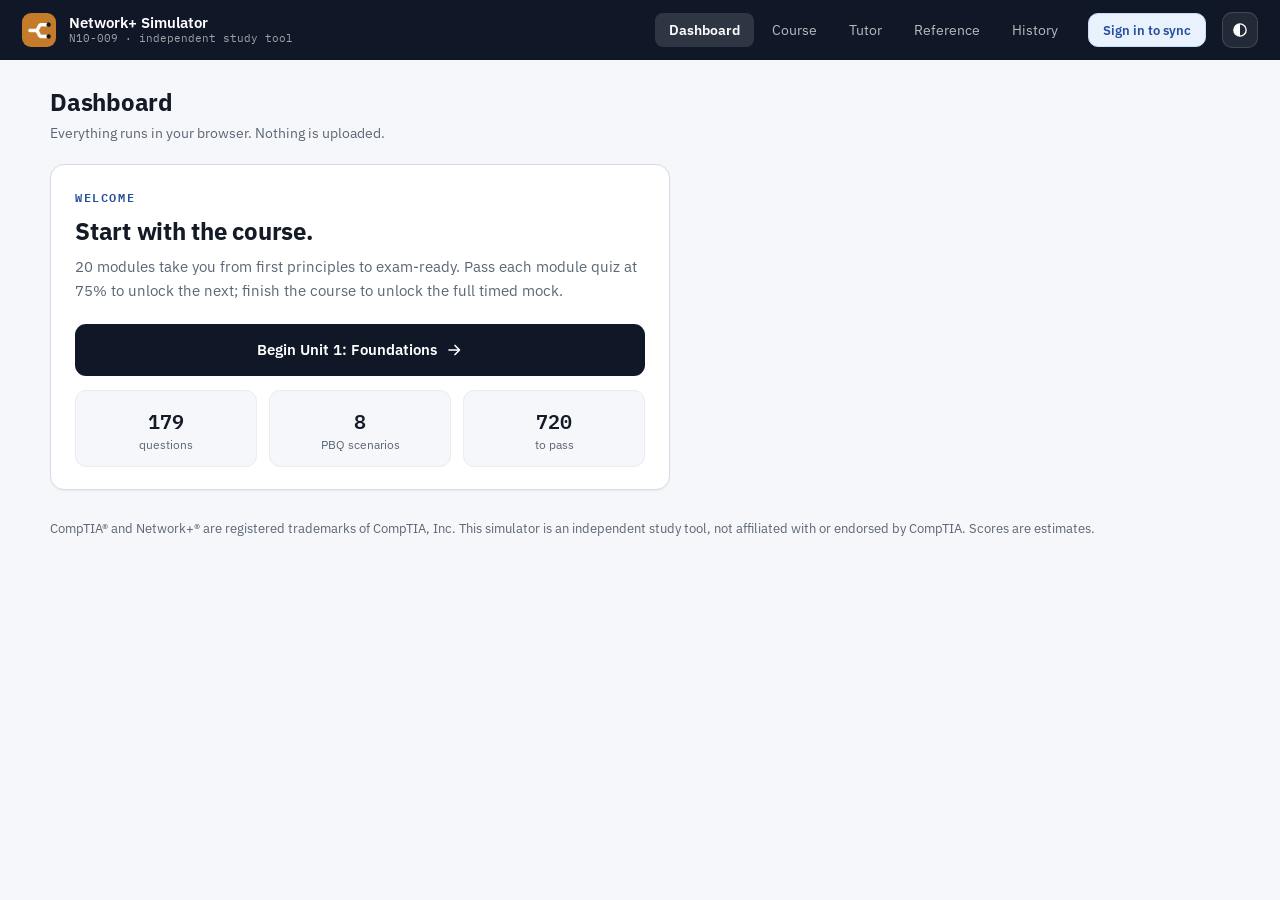
<file: index.html>
<!DOCTYPE html>
<html lang="en">
<head>
<meta charset="UTF-8">
<meta name="viewport" content="width=device-width, initial-scale=1, viewport-fit=cover">
<title>Network+ Exam Simulator</title>
<link rel="manifest" href="manifest.webmanifest">
<link rel="apple-touch-icon" href="icons/apple-touch-icon.png">
<meta name="apple-mobile-web-app-capable" content="yes">
<meta name="apple-mobile-web-app-title" content="Network+">
<meta name="apple-mobile-web-app-status-bar-style" content="black-translucent">
<meta name="theme-color" content="#101827">
<script src="js/theme.js"></script>
<link rel="stylesheet" href="css/style.css">
</head>
<body>
<div id="app"></div>

<!-- Question bank -->
<script src="data/d1-concepts.js"></script>
<script src="data/d2-implementation.js"></script>
<script src="data/d3-operations.js"></script>
<script src="data/d4-security.js"></script>
<script src="data/d5-troubleshooting.js"></script>
<script src="data/pbqs.js"></script>

<!-- Study course -->
<script src="data/course-u1.js"></script>
<script src="data/course-u2.js"></script>
<script src="data/course-u3.js"></script>
<script src="data/course-u4.js"></script>
<script src="data/course-u5.js"></script>

<!-- App -->
<script src="js/scoring.js"></script>
<script src="js/pbq.js"></script>
<script src="js/exam.js"></script>
<script src="js/results.js"></script>
<script src="js/tutor.js"></script>
<script src="js/course.js"></script>
<script src="js/sync.js"></script>
<script src="js/app.js"></script>
<script src="js/pwa.js"></script>
</body>
</html>
</file>
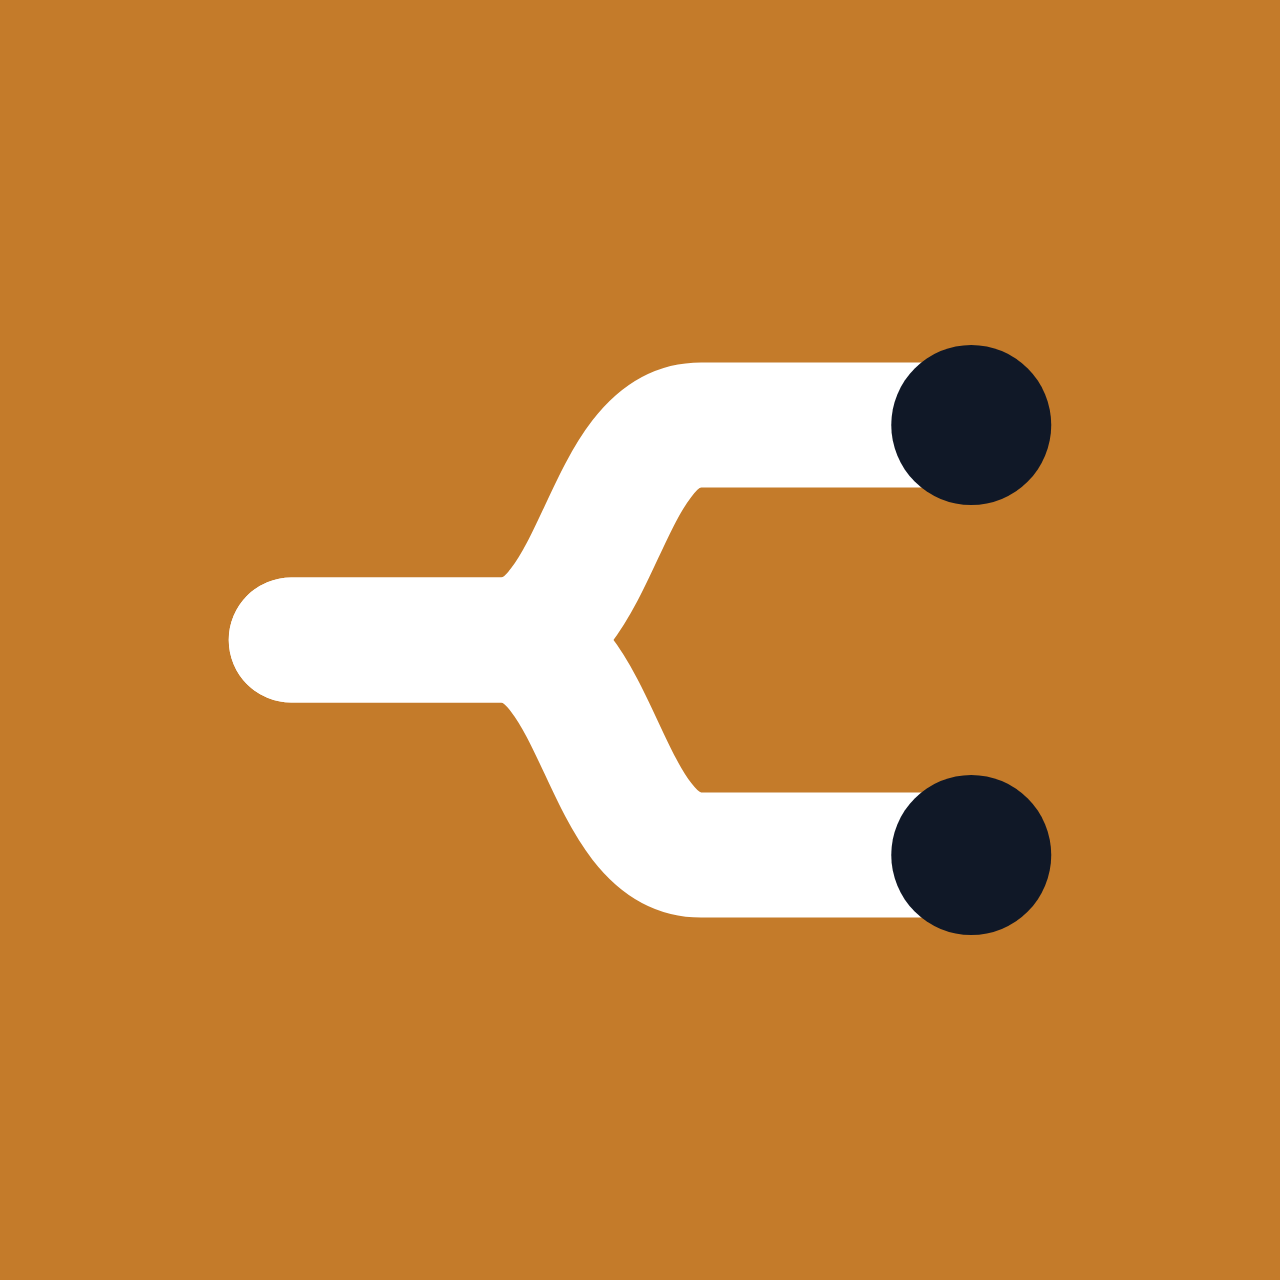
<file: tools/icon.html>
<!doctype html>
<meta charset="utf-8">
<title>Network+ icon source</title>
<style>
  html, body { margin: 0; padding: 0; background: #c47b2a; }
  svg { display: block; width: 100vw; height: 100vw; }
</style>
<!--
  Network+ brand mark: one run fanning out to two, ending at two nodes —
  routing, rather than a generic dot-mesh or a menu stack.

  Single source of truth for both the home-screen icon and the in-app header
  logo (js/app.js renders icons/icon-192.png rather than repeating this).

  The translate(4.5 0) centres the mark's MEASURED ink box (l=87 t=138 r=416
  b=374) on the tile. Vertically it already sits true.
-->
<svg viewBox="0 0 512 512" xmlns="http://www.w3.org/2000/svg">
  <rect width="512" height="512" fill="#c47b2a"/>
  <g transform="translate(4.5 0)">
    <g fill="none" stroke="#ffffff" stroke-width="50" stroke-linecap="round">
      <path d="M112 256h84c40 0 40-86 80-86h108"/>
      <path d="M112 256h84c40 0 40 86 80 86h108"/>
    </g>
    <g fill="#101827">
      <circle cx="384" cy="170" r="32"/>
      <circle cx="384" cy="342" r="32"/>
    </g>
  </g>
</svg>
</file>
<file: css/style.css>
/* Network+ Exam Simulator - design system
   Two modes, two temperatures: study is warm and motivating, exam is quiet and
   strict. Values match the high-fidelity design source screen for screen.
   Fonts are bundled locally (fonts/), no CDN, no network at runtime. */

/* ================= fonts ================= */

@font-face { font-family: "IBM Plex Sans"; font-style: normal; font-weight: 400;
  src: url("../fonts/ibm-plex-sans-400.woff2") format("woff2"); font-display: swap; }
@font-face { font-family: "IBM Plex Sans"; font-style: normal; font-weight: 500;
  src: url("../fonts/ibm-plex-sans-500.woff2") format("woff2"); font-display: swap; }
@font-face { font-family: "IBM Plex Sans"; font-style: normal; font-weight: 600;
  src: url("../fonts/ibm-plex-sans-600.woff2") format("woff2"); font-display: swap; }
@font-face { font-family: "IBM Plex Sans"; font-style: normal; font-weight: 700;
  src: url("../fonts/ibm-plex-sans-700.woff2") format("woff2"); font-display: swap; }
@font-face { font-family: "IBM Plex Mono"; font-style: normal; font-weight: 400;
  src: url("../fonts/ibm-plex-mono-400.woff2") format("woff2"); font-display: swap; }
@font-face { font-family: "IBM Plex Mono"; font-style: normal; font-weight: 500;
  src: url("../fonts/ibm-plex-mono-500.woff2") format("woff2"); font-display: swap; }
@font-face { font-family: "IBM Plex Mono"; font-style: normal; font-weight: 600;
  src: url("../fonts/ibm-plex-mono-600.woff2") format("woff2"); font-display: swap; }

/* ================= tokens ================= */

:root {
  --paper: #ffffff;
  --sub: #f5f7fa;
  --sub2: #eef1f6;
  --faint: #e9ecf1;
  --line: #d7dde4;
  --page: #dde2e9;

  --ink: #141a26;
  --muted: #5c6674;

  --headink: #101827;
  --headink2: #1b2740;
  --exam-head: #0d1420;

  --accent: #2f63c6;
  --accent2: #244f9e;
  --accentsoft: #e9f1fc;
  --accent-border: #c6dbf6;

  --good: #177a44;  --goodsoft: #e6f4ec;  --good-border: #b6ddc4;
  --good-tint: #f4faf6; --good-chip: #cfe8d8; --good-row: #d6ebdd;
  --bad: #b32d2d;   --badsoft: #fbeaea;   --bad-border: #e2b4b4;
  --amber: #b0710a; --ambersoft: #fbf1dd; --amber-border: #ecd3a2;
  --amber-soft-border: #f0d9b3;
  --teal: #127a86;

  /* dark-mode-forward semantic tokens. In light mode every value is identical to
     the literal it replaces, so this block is a pixel-level no-op; Task 6 retunes
     these under [data-theme="dark"]. */
  --on-dark: #ffffff;
  --on-dark-70: rgba(255,255,255,.7);
  --on-dark-60: rgba(255,255,255,.6);
  --on-dark-50: rgba(255,255,255,.5);
  --on-dark-45: rgba(255,255,255,.45);
  --overlay-08: rgba(255,255,255,.08);
  --overlay-13: rgba(255,255,255,.13);
  --overlay-14: rgba(255,255,255,.14);
  --overlay-18: rgba(255,255,255,.18);
  --accent-lite: #3f7be0;
  --accent-glow: rgba(63,123,224,.35);
  --sel-shadow: rgba(47,99,198,.3);
  --next-shadow: rgba(47,99,198,.28);
  --headink-hover: #1c2740;
  --exam-head-hover: #18202f;
  --hover-soft: #f2f6fb;
  --accentsoft-hover: #ddebfb;
  --bad-hover: #9d2626;
  --good-hover: #14663a;
  --white-hover: #eef2f8;
  --figure-ink: #101827;
  --pill-ink: #3d4756;
  --hero-eyebrow: #9db6e6;
  --hero-sub: #b9c4da;
  --hero-meta: #c3cee2;
  --amber-ink: #6b5417;
  --good-ink: #2c5a3f;
  --good-border2: #bfe3cd;
  --track-amber: #f0e0c2;
  --good-alt: #5b9a72;
  --good-tint-hover: #ecf6f0;
  --good-grad: #1f9455;
  --bad-grad: #c93b3b;
  --lesson-ink: #2a3140;
  --marker-border: #aab3bf;
  --marker-border-dim: #cbd2da;
  --field-bg: #ffffff;
  --field-border: #9aa5b2;
  --terminal-ink: #d7e2ea;
  --terminal-hl: #f0b866;
  --terminal-err: #e8918f;
  --timer-low: #ff9a9a;
  --timer-low-lbl: #ffb3b3;
  --hairline-track: #e3e7ec;
  --line-hover: #b9c3ce;
  --tool-line-hover: #c3ccd6;
  --veil: rgba(8,12,20,.62);

  /* JS-drawn SVG inks. Results trend chart + the PBQ topology diagram, both
     rendered on --paper cards. Light values are the exact former hardcoded
     literals, so light mode is a pixel-level no-op; retuned under
     [data-theme="dark"] below. Trend series/dots reuse --accent/--good/--bad. */
  --chart-trend-grid:    #e3e7ec;   /* results trend gridlines */
  --diagram-node:        #ffffff;   /* topology plain-box fill (was #fff) */
  --diagram-node-alt:    #eef1f5;   /* topology device-box fill A/B/C */
  --diagram-stroke:      #333333;   /* topology outlines + connector lines (was #333) */
  --diagram-label:       #16181c;   /* topology primary labels */
  --diagram-label-muted: #5b6572;   /* topology muted labels */

  --r-frame: 16px; --r-card: 14px; --r-ctl: 10px; --r-input: 8px; --r-pill: 999px;

  --shadow-card: 0 1px 2px rgba(16, 24, 40, .05);
  --shadow-frame: 0 1px 2px rgba(16, 24, 40, .05), 0 18px 40px -20px rgba(16, 24, 40, .22);
  --shadow-modal: 0 24px 60px rgba(0, 0, 0, .4);

  --focus-ring: 0 0 0 3px rgba(47, 99, 198, .45);

  --mo-micro: 130ms;
  --mo-state: 220ms;
  --mo-screen: 300ms;
  --ease-out: cubic-bezier(.2, .7, .3, 1);
  --ease-in: cubic-bezier(.5, 0, .8, .4);

  --font-sans: "IBM Plex Sans", system-ui, -apple-system, "Segoe UI", Roboto, sans-serif;
  --font-mono: "IBM Plex Mono", ui-monospace, Consolas, "Courier New", monospace;
}

/* ================= base ================= */

* { box-sizing: border-box; }

html, body {
  margin: 0; padding: 0; height: 100%;
  font-family: var(--font-sans);
  font-size: 16px;
  color: var(--ink);
  background: var(--sub);
  -webkit-font-smoothing: antialiased;
}

#app {
  height: 100%; display: flex; flex-direction: column;
  /* Standalone on iOS the navy header runs under the status bar. Because
     box-sizing is border-box and height is 100%, this padding is drawn inside
     the height, so the column shrinks by exactly the inset and --headink shows
     through the strip. env() is 0px off-iOS, making this a no-op in a tab. */
  padding-top: env(safe-area-inset-top);
  background: var(--headink);
}
/* .tophead and .crumb are --headink, but .examhead is --exam-head: a
   deliberately elevated tier, and a different value in BOTH themes. Without
   this the strip would seam against the exam toolbar mid-test — on device, in
   the app's primary use case. Browsers without :has() simply get that seam. */
#app:has(> .examhead) { background: var(--exam-head); }

button { font-family: inherit; cursor: pointer; }
input, select, textarea { font-family: inherit; }

:focus-visible { outline: none; box-shadow: var(--focus-ring); border-radius: 6px; }
button:disabled { opacity: .5; cursor: not-allowed; }

.icon { flex: 0 0 auto; }
.mono { font-family: var(--font-mono); }
.hidden { display: none !important; }

/* ================= study chrome ================= */

.tophead {
  display: flex; align-items: center; justify-content: space-between;
  gap: 16px; padding: 0 22px; height: 60px; flex: 0 0 auto;
  background: var(--headink); color: var(--on-dark);
}
.tophead .brandwrap { display: flex; align-items: center; gap: 13px; min-width: 0; }
/* The mark supplies its own field and rounding, so the box is just a clip. */
.tophead .logo {
  width: 34px; height: 34px; flex: 0 0 auto; border-radius: 9px;
  overflow: hidden; display: block;
}
.tophead .logo img { display: block; width: 100%; height: 100%; }
.tophead .names { line-height: 1.15; min-width: 0; }
.tophead .pname { font-size: 14.5px; font-weight: 600; white-space: nowrap; }
.tophead .psub {
  font-family: var(--font-mono); font-size: 11px;
  opacity: .6; white-space: nowrap;
}
.topnav { display: flex; align-items: center; gap: 4px; flex-wrap: wrap; }
.topnav button {
  background: none; border: none; color: var(--on-dark-70);
  font-size: 13.5px; padding: 8px 14px; border-radius: 8px;
  transition: background var(--mo-micro) var(--ease-out), color var(--mo-micro) var(--ease-out);
}
.topnav button:hover { color: var(--on-dark); background: var(--overlay-08); }
.topnav button.on { background: var(--overlay-13); color: var(--on-dark); font-weight: 600; }

/* ---- sync ---- */
.topright { display: flex; align-items: center; gap: 16px; min-width: 0; }
.syncwrap { display: flex; align-items: center; gap: 10px; }
.syncwrap .syncbtn { min-height: 34px; padding: 7px 14px; font-size: 13px; }
.syncwrap .syncnote {
  font-family: var(--font-mono); font-size: 11px; color: var(--amber);
  white-space: nowrap;
}
.syncpill {
  display: inline-flex; align-items: center; gap: 8px;
  background: var(--overlay-08); border: 1px solid var(--overlay-14);
  color: var(--on-dark); border-radius: var(--r-pill); padding: 6px 13px 6px 11px;
  font-size: 13px; font-weight: 600; max-width: 190px;
  transition: background var(--mo-micro) var(--ease-out);
}
.syncpill:hover { background: var(--overlay-14); }
.syncpill .u { overflow: hidden; text-overflow: ellipsis; white-space: nowrap; }
.syncpill .dot { width: 8px; height: 8px; border-radius: 50%; flex: 0 0 auto; background: var(--muted); }
.syncpill .dot.idle { background: var(--good); }
.syncpill .dot.offline { background: var(--muted); }
.syncpill .dot.error { background: var(--bad); }
.syncpill .dot.syncing { background: var(--amber); animation: syncpulse 1s var(--ease-out) infinite; }
@keyframes syncpulse { 50% { opacity: .3; } }
.themebtn {
  flex: 0 0 auto;
  display: inline-flex; align-items: center; justify-content: center;
  width: 36px; height: 36px; padding: 0;
  background: var(--overlay-08); border: 1px solid var(--overlay-14);
  color: var(--on-dark); border-radius: var(--r-ctl);
  font-size: 16px; line-height: 1;
  transition: background var(--mo-micro) var(--ease-out);
}
.themebtn:hover { background: var(--overlay-14); }
.themebtn svg { display: block; }

/* auth modal (Task 6) */
.authtabs { display: flex; gap: 6px; margin-bottom: 16px; }
.authtabs button {
  flex: 1; padding: 9px; border-radius: var(--r-input); border: 1px solid var(--line);
  background: var(--sub); color: var(--muted); font-size: 13.5px; font-weight: 600;
}
.authtabs button.on { background: var(--accentsoft); border-color: var(--accent-border); color: var(--accent2); }
.authfield { margin-bottom: 12px; }
.authfield label { display: block; font-size: 12.5px; font-weight: 600; color: var(--ink); margin-bottom: 5px; }
.authfield input {
  width: 100%; padding: 10px 12px; border: 1px solid var(--line);
  border-radius: var(--r-input); font-size: 14px; background: var(--paper); color: var(--ink);
}
/* segmented six-cell PIN entry: cells are visual only; one opacity:0 input
   sits over the whole row as the source of truth + full-width hit target */
.pinfield .pin-wrap { position: relative; display: inline-block; }
.pin-cells { display: flex; gap: 8px; }
.pin-cell {
  width: 42px; height: 42px;
  display: flex; align-items: center; justify-content: center;
  border: 1px solid var(--line); background: var(--paper);
  border-radius: var(--r-input);
  font-family: var(--font-mono); font-size: 20px; line-height: 1; color: var(--ink);
  transition: border-color var(--mo-micro) var(--ease-out), box-shadow var(--mo-micro) var(--ease-out),
    background-color var(--mo-micro) var(--ease-out);
}
/* masked cell: larger, soft-gray dot (bank PIN-pad look). The briefly-revealed
   real digit keeps the base --ink color + 20px size for contrast. */
.pin-cell.masked { color: var(--muted); font-size: 30px; }
.pin-cell.active { border-color: var(--accent); background: var(--accentsoft); box-shadow: var(--focus-ring); }
.pin-wrap input.pin-input {
  position: absolute; inset: 0; width: 100%; height: 100%;
  margin: 0; padding: 0; border: 0; background: transparent;
  opacity: 0; caret-color: transparent; cursor: text; font-size: 16px; /* 16px avoids iOS focus zoom */
}
.autherr { color: var(--bad); font-size: 12.5px; margin: 4px 0 0; min-height: 1em; }
.authlink { margin-top: 4px; }
.ts-container { margin: 10px 0; min-height: 0; }
.recovery-code {
  font-family: var(--font-mono); font-size: 22px; font-weight: 600; letter-spacing: .12em;
  text-align: center; padding: 16px; margin: 14px 0;
  background: var(--sub); border: 1px solid var(--line); border-radius: var(--r-input);
  word-break: break-all;
}
.recovery-warn { color: var(--amber); font-size: 13px; }
.syncmeta { color: var(--muted); font-size: 13px; }

/* breadcrumb bar */
.crumb {
  display: flex; align-items: center; gap: 11px;
  height: 56px; flex: 0 0 auto; padding: 0 22px;
  background: var(--headink); color: var(--on-dark); font-size: 13.5px;
}
.crumb button {
  display: inline-flex; align-items: center; gap: 8px;
  background: none; border: none; color: var(--on-dark-60);
  font-size: 13.5px; padding: 6px 6px; border-radius: 7px;
}
.crumb button:hover { color: var(--on-dark); background: var(--overlay-08); }
.crumb .sep { opacity: .4; }
.crumb .cur { font-weight: 600; }
.crumb .right {
  margin-left: auto; font-family: var(--font-mono);
  font-size: 12px; opacity: .75;
}

/* exam chrome: flat, quieter */
.examhead {
  display: flex; align-items: center; justify-content: space-between;
  gap: 16px; padding: 0 22px; height: 54px; flex: 0 0 auto;
  background: var(--exam-head); color: var(--on-dark);
}
.examhead .etitle { font-size: 13.5px; font-weight: 600; }
.examhead .enote {
  font-family: var(--font-mono); font-size: 10.5px;
  color: var(--on-dark-45);
}
.examhead .readouts { display: flex; align-items: center; gap: 26px; }
.examhead .ro { text-align: right; }
.examhead .ro .lbl {
  display: block; font-size: 10px; text-transform: uppercase;
  letter-spacing: .1em; color: var(--on-dark-50);
}
.examhead .ro .val {
  font-family: var(--font-mono); font-size: 18px; font-weight: 600;
  font-variant-numeric: tabular-nums;
}
.timer-low { color: var(--timer-low); font-weight: 700; animation: blink 1s steps(2) infinite; }
.timer-low-lbl { color: var(--timer-low-lbl) !important; }
@keyframes blink { 50% { opacity: .32; } }

/* 3px progress hairline */
.hairline { height: 3px; flex: 0 0 auto; background: var(--hairline-track); }
.hairline > i {
  display: block; height: 100%; background: var(--accent);
  transition: width var(--mo-state) var(--ease-out);
}

/* low-time live banner, sits under the hairline */
.lowtime {
  display: flex; align-items: center; gap: 10px; flex: 0 0 auto;
  background: var(--badsoft); border-bottom: 1px solid var(--bad-border);
  color: var(--bad); padding: 11px 22px;
  font-size: 13.5px; font-weight: 600;
}

/* ================= stage ================= */

.stage { flex: 1; overflow: auto; background: var(--sub); }
/* Bottom inset keeps scrolled content clear of the iPhone home indicator.
   The variant rules below redeclare the padding shorthand at higher
   specificity, so they must carry the env() term too or the inset silently
   vanishes on exactly the most scroll-heavy screens in the app. */
.stage-inner {
  max-width: 980px; margin: 0 auto;
  padding: 26px 30px calc(40px + env(safe-area-inset-bottom));
}
.stage-inner.wide { max-width: 1240px; }
.stage-inner.reader { max-width: 800px; padding: 34px 30px calc(40px + env(safe-area-inset-bottom)); }
.screen-in { animation: dashin var(--mo-screen) var(--ease-out) both; }
@keyframes dashin { from { opacity: 0; transform: translateY(8px); } }

.screen-title { font-size: 24px; font-weight: 700; letter-spacing: -.01em; margin: 0 0 4px; }
/* Headings receive focus on screen change for screen-reader users; that should
   move the cursor, not paint a focus ring. */
.screen-title:focus, .screen-title:focus-visible,
.lesson-h1:focus, .lesson-h1:focus-visible { outline: none; box-shadow: none; }
.screen-sub { color: var(--muted); font-size: 14px; line-height: 1.6; margin: 0 0 20px; }
.footnote { color: var(--muted); font-size: 12.5px; line-height: 1.6; margin-top: 28px; }
.eyebrow {
  font-family: var(--font-mono); font-size: 11.5px; font-weight: 600;
  text-transform: uppercase; letter-spacing: .14em; color: var(--accent2);
}

/* ================= buttons ================= */

.btn {
  display: inline-flex; align-items: center; justify-content: center; gap: 9px;
  min-height: 44px; padding: 13px 20px;
  border-radius: var(--r-ctl); border: 1px solid transparent;
  background: var(--headink); color: var(--on-dark);
  font-size: 14.5px; font-weight: 600; line-height: 1;
  transition: background var(--mo-micro) var(--ease-out),
              border-color var(--mo-micro) var(--ease-out);
}
.btn:hover:not(:disabled) { background: var(--headink-hover); }
.btn.exam { background: var(--exam-head); }
.btn.exam:hover:not(:disabled) { background: var(--exam-head-hover); }
.btn.secondary { background: var(--paper); border-color: var(--line); color: var(--ink); }
.btn.secondary:hover:not(:disabled) { background: var(--hover-soft); }
.btn.soft { background: var(--accentsoft); border-color: var(--accent-border); color: var(--accent2); }
.btn.soft:hover:not(:disabled) { background: var(--accentsoft-hover); }
.btn.accent { background: var(--accent); color: var(--on-dark); }
.btn.accent:hover:not(:disabled) { background: var(--accent2); }
.btn.danger { background: var(--bad); color: var(--on-dark); }
.btn.danger:hover:not(:disabled) { background: var(--bad-hover); }
.btn.danger-outline { background: var(--paper); border-color: var(--bad-border); color: var(--bad); }
.btn.danger-outline:hover:not(:disabled) { background: var(--badsoft); }
.btn.good { background: var(--good); color: var(--on-dark); }
.btn.good:hover:not(:disabled) { background: var(--good-hover); }
.btn.white { background: var(--on-dark); color: var(--headink); }
.btn.white:hover:not(:disabled) { background: var(--white-hover); }
.btn.wide { width: 100%; }
.btn.big { padding: 16px; border-radius: 11px; font-size: 15px; }
.btnrow { display: flex; gap: 12px; margin-top: 20px; flex-wrap: wrap; }

.linkish {
  background: none; border: none; color: var(--accent2);
  font-size: 13px; font-weight: 600; padding: 6px 8px; border-radius: 6px;
}
.linkish:hover { background: var(--accentsoft); }

/* ================= cards, pills, callouts ================= */

.card {
  background: var(--paper); border: 1px solid var(--line);
  border-radius: var(--r-card); box-shadow: var(--shadow-card);
  padding: 22px 24px; margin-bottom: 16px;
}
.card > h3 { margin: 0 0 14px; font-size: 16px; font-weight: 600; }
.card p, .card li { font-size: 14.5px; line-height: 1.6; }
.card > p:last-child { margin-bottom: 0; }
.cardhead {
  display: flex; align-items: center; justify-content: space-between;
  gap: 12px; margin-bottom: 16px;
}
.cardhead h3 { margin: 0; font-size: 16px; font-weight: 600; }
.cardhead .note { font-size: 13px; color: var(--accent2); font-weight: 600; }

.pill {
  display: inline-flex; align-items: center; gap: 5px;
  font-family: var(--font-mono); font-size: 11.5px;
  background: var(--sub2); border: 1px solid var(--faint);
  border-radius: 6px; padding: 3px 9px; color: var(--pill-ink);
  white-space: nowrap;
}
.pill.good { background: var(--goodsoft); border-color: var(--good-chip); color: var(--good); font-weight: 600; }
.pill.bad { background: var(--badsoft); border-color: var(--bad-border); color: var(--bad); font-weight: 600; }
.pill.amber { background: var(--ambersoft); border-color: var(--amber-soft-border); color: var(--amber); font-weight: 600; }
.pill.accent { background: var(--accentsoft); border-color: var(--accent-border); color: var(--accent2); font-weight: 600; }
.pillrow { display: flex; gap: 6px; flex-wrap: wrap; margin-bottom: 16px; }

.lockpill {
  display: inline-flex; align-items: center; gap: 7px;
  font-size: 12.5px; font-weight: 600; color: var(--muted);
  background: var(--sub2); border: 1px solid var(--line);
  padding: 5px 11px; border-radius: var(--r-pill);
}
.lockpill.good { background: var(--goodsoft); border-color: var(--good-chip); color: var(--good); }

.expl {
  background: var(--sub); border-left: 4px solid var(--accent);
  border-radius: 0 8px 8px 0; padding: 12px 16px; margin-top: 12px;
  font-size: 14.5px; line-height: 1.55;
}
.expl .tip { margin-top: 8px; color: var(--amber); }

/* ================= dashboard ================= */

.dash { display: grid; grid-template-columns: 1.9fr minmax(300px, 1fr); gap: 24px; align-items: start; }
.dash-main { display: flex; flex-direction: column; gap: 20px; min-width: 0; }
.dash-rail { display: flex; flex-direction: column; gap: 16px; }
@media (max-width: 900px) { .dash { grid-template-columns: 1fr; } }

.hero {
  position: relative; overflow: hidden;
  background: linear-gradient(135deg, var(--headink), var(--headink2));
  border-radius: var(--r-frame); padding: 26px 28px; color: var(--on-dark);
}
.hero::before {
  content: ""; position: absolute; right: -40px; top: -40px;
  width: 220px; height: 220px; border-radius: 50%;
  background: radial-gradient(circle, var(--accent-glow), transparent 68%);
}
.hero .inner { position: relative; }
.hero .eyebrow { color: var(--hero-eyebrow); }
.hero .split {
  display: flex; align-items: flex-end; justify-content: space-between;
  gap: 20px; margin-top: 12px; flex-wrap: wrap;
}
.hero .unit { font-size: 13px; color: var(--hero-sub); margin-bottom: 4px; }
.hero h2 { margin: 0; font-size: 27px; font-weight: 700; letter-spacing: -.01em; line-height: 1.15; }
.hero .meta {
  display: flex; align-items: center; gap: 16px; flex-wrap: wrap;
  margin-top: 12px; font-size: 13px; color: var(--hero-meta);
}
.hero .meta span { display: inline-flex; align-items: center; gap: 6px; }

/* mock-exam readiness */
.units { display: flex; gap: 6px; margin-bottom: 10px; }
.units .u { flex: 1; }
.units .useg { height: 12px; border-radius: 6px; background: var(--sub2); border: 1px solid var(--faint); }
.units .u.done .useg { background: var(--good); border-color: var(--good); }
.units .u.cur .useg { border-color: transparent; }
.units .ulbl {
  display: block; text-align: center; margin-top: 6px;
  font-family: var(--font-mono); font-size: 10.5px; color: var(--muted);
}
.units .u.done .ulbl { color: var(--good); font-weight: 600; }
.units .u.cur .ulbl { color: var(--accent2); font-weight: 600; }

.readyfoot {
  display: flex; align-items: baseline; justify-content: space-between;
  gap: 14px; margin-top: 14px;
}
.readyfoot .msg { font-size: 13.5px; color: var(--muted); }
.readyfoot .num { font-family: var(--font-mono); white-space: nowrap; }
.readyfoot .num b { font-size: 22px; font-weight: 700; color: var(--ink); }
.readyfoot .num span { font-size: 13px; color: var(--muted); }

/* recent quiz performance. The plot is its own fixed-height box so the 75% pass
   line can be positioned against it exactly. */
.qchart { padding-top: 14px; }
.qplot {
  position: relative;
  display: flex; align-items: flex-end; gap: 12px;
  height: 96px;
}
.qplot .qb { flex: 1; display: flex; justify-content: center; align-items: flex-end; height: 100%; }
.qplot .bar {
  width: 100%; max-width: 46px; min-height: 4px;
  background: var(--good); border-radius: 6px 6px 0 0;
  transition: height var(--mo-state) var(--ease-out);
}
.qplot .qb.fail .bar { background: var(--bad); }
.qplot .qb.latest .bar { background: var(--accent); }
.qplot .passline {
  position: absolute; left: 0; right: 0; bottom: 75%;
  border-top: 1px dashed var(--good); pointer-events: none;
}
.qlabels { display: flex; gap: 12px; margin-top: 8px; }
.qlabels span {
  flex: 1; text-align: center;
  font-family: var(--font-mono); font-size: 11px; color: var(--muted);
}
.takeaway { font-size: 12.5px; color: var(--muted); margin-top: 6px; line-height: 1.5; }

/* rail: struggling */
.railhead { display: flex; align-items: center; gap: 10px; }
.railhead .tile {
  width: 38px; height: 38px; flex: 0 0 auto; border-radius: 10px;
  display: flex; align-items: center; justify-content: center;
}
.railhead .tile.bad { background: var(--badsoft); color: var(--bad); }
.railhead .tile.good { background: var(--goodsoft); color: var(--good); }
.railhead .lbl { font-size: 13px; color: var(--muted); }
.railhead .val { font-size: 15px; font-weight: 600; }

/* rail: course map */
.cmap { display: flex; flex-direction: column; gap: 11px; }
.cmap .row { display: flex; align-items: center; gap: 11px; font-size: 13.5px; }
.cmap .dot {
  width: 22px; height: 22px; flex: 0 0 auto; border-radius: 50%;
  display: inline-flex; align-items: center; justify-content: center;
  background: var(--sub2); border: 1px solid var(--line); color: var(--muted);
}
.cmap .row.done .dot { background: var(--good); border-color: var(--good); color: var(--on-dark); }
.cmap .row.cur { font-weight: 600; }
.cmap .row.cur .dot { background: var(--accent); border-color: var(--accent); color: var(--on-dark); }
.cmap .row.locked { color: var(--muted); }
.cmap .nm { flex: 1; }
.cmap .st { font-family: var(--font-mono); font-size: 11.5px; }
.cmap .row.done .st { color: var(--good); font-weight: 600; }
.cmap .row.cur .st { color: var(--accent2); }

/* rail: quick tools */
.tools { display: flex; flex-direction: column; gap: 10px; }
.tool {
  display: flex; align-items: center; gap: 12px; width: 100%; text-align: left;
  background: var(--paper); border: 1px solid var(--line);
  border-radius: 12px; padding: 14px 16px;
  transition: background var(--mo-micro) var(--ease-out), border-color var(--mo-micro) var(--ease-out);
}
.tool:hover { background: var(--hover-soft); border-color: var(--tool-line-hover); }
.tool .tile {
  width: 34px; height: 34px; flex: 0 0 auto; border-radius: 9px;
  background: var(--accentsoft); color: var(--accent2);
  display: flex; align-items: center; justify-content: center;
}
.tool .txt { flex: 1; min-width: 0; }
.tool .t1 { display: block; font-size: 14px; font-weight: 600; }
.tool .t2 { display: block; font-size: 12px; color: var(--muted); }
.tool .chev { color: var(--muted); }

/* first-use stats */
.statgrid { display: flex; gap: 12px; margin-top: 14px; }
.stat {
  flex: 1; text-align: center; padding: 14px 8px;
  background: var(--sub); border: 1px solid var(--faint); border-radius: 11px;
}
.stat .v { font-family: var(--font-mono); font-size: 20px; font-weight: 700; }
.stat .l { font-size: 12px; color: var(--muted); }
.stat.good { background: var(--goodsoft); border-color: var(--good-chip); }
.stat.good .v { color: var(--good); }

/* exam-paused / course-complete panels */
.panel { border-radius: var(--r-card); padding: 22px 24px; }
.panel.amber { background: var(--ambersoft); border: 1px solid var(--amber-soft-border); }
.panel.good { background: var(--goodsoft); border: 1px solid var(--good-border2); text-align: center; padding: 24px; }
.panel .flag {
  display: flex; align-items: center; gap: 9px;
  font-family: var(--font-mono); font-size: 13px; font-weight: 600;
  text-transform: uppercase; letter-spacing: .06em; color: var(--amber);
}
.panel h3 { font-size: 20px; font-weight: 700; margin: 10px 0 4px; }
.panel p { font-size: 14px; margin: 0; }
.panel.amber p { color: var(--amber-ink); }
.panel.good p { color: var(--good-ink); font-size: 14px; margin: 8px 0 20px; }
.panel .track { height: 8px; border-radius: 5px; background: var(--track-amber); overflow: hidden; margin: 16px 0 20px; }
.panel .track > i { display: block; height: 100%; background: var(--amber); }
.panel .bigtile {
  width: 52px; height: 52px; border-radius: 14px; margin-bottom: 12px;
  background: var(--good); color: var(--on-dark);
  display: inline-flex; align-items: center; justify-content: center;
}
.panel .ctitle { font-size: 22px; font-weight: 700; }
.panel .cmeta { font-family: var(--font-mono); font-size: 12.5px; color: var(--good-ink); margin-top: 12px; }

/* ================= choices ================= */

.qtext { font-size: 16.5px; font-weight: 500; line-height: 1.6; }
.qtext p { margin: 0 0 12px; }
.qtext p:last-child { margin-bottom: 0; }
.qtext code {
  font-family: var(--font-mono); background: var(--sub2);
  padding: 1px 6px; border-radius: 4px;
}

.choices { margin-top: 18px; display: flex; flex-direction: column; gap: 8px; }
.choice {
  display: flex; align-items: center; gap: 13px;
  width: 100%; min-height: 44px; padding: 13px 15px;
  text-align: left; font-size: 15.5px; line-height: 1.5; color: var(--ink);
  background: var(--paper); border: 1.5px solid var(--line); border-radius: var(--r-ctl);
  transition: background var(--mo-micro) var(--ease-out),
              border-color var(--mo-micro) var(--ease-out),
              box-shadow var(--mo-micro) var(--ease-out);
}
.choice:hover:not(.ro) { background: var(--hover-soft); }
.choice .letter {
  width: 26px; height: 26px; flex: 0 0 auto;
  display: inline-flex; align-items: center; justify-content: center;
  border: 2px solid var(--marker-border); border-radius: 50%; background: transparent;
  font-size: 12.5px; font-weight: 700; color: var(--muted);
  transition: background var(--mo-micro) var(--ease-out), border-color var(--mo-micro) var(--ease-out);
}
.choice.multi .letter { border-radius: 6px; }
.choice .ctext { flex: 1; min-width: 0; }

.choice.selected {
  background: var(--accentsoft); border-color: var(--accent);
  box-shadow: 0 2px 8px -2px var(--sel-shadow);
}
.choice.selected .letter { background: var(--accent); border-color: var(--accent); color: var(--on-dark); }
.choice.dim { opacity: .7; }
.choice.dim .letter { border-color: var(--marker-border-dim); }
.choice .maxhint {
  margin-left: auto; flex: 0 0 auto;
  font-family: var(--font-mono); font-size: 11.5px; color: var(--muted);
}

/* review states */
.choice.ro { cursor: default; }
.choice.correct { background: var(--goodsoft); border-color: var(--good-border); }
.choice.correct .letter { background: var(--good); border-color: var(--good); color: var(--on-dark); }
.choice.wrongpick { background: var(--badsoft); border-color: var(--bad-border); }
.choice.wrongpick .letter { background: var(--bad); border-color: var(--bad); color: var(--on-dark); }
.choice .tag {
  margin-left: auto; flex: 0 0 auto;
  display: inline-flex; align-items: center; gap: 5px;
  font-size: 12px; font-weight: 700; white-space: nowrap;
}
.choice.correct .tag { color: var(--good); }
.choice.wrongpick .tag { color: var(--bad); }

/* select-N banner */
.selectn {
  display: inline-flex; align-items: center; gap: 7px;
  background: var(--ambersoft); border: 1px solid var(--amber-soft-border);
  color: var(--amber); border-radius: 7px; padding: 6px 12px;
  font-family: var(--font-mono); font-size: 12.5px; font-weight: 600;
  text-transform: uppercase; letter-spacing: .04em; margin-bottom: 14px;
}

/* flag row */
.flagrow {
  display: flex; align-items: center; gap: 9px;
  padding-bottom: 13px; margin-bottom: 16px;
  border-bottom: 1px solid var(--faint);
}
.flagbtn {
  display: inline-flex; align-items: center; gap: 9px;
  background: none; border: none; padding: 4px; border-radius: 7px;
  font-size: 13.5px; color: var(--muted);
}
.flagbtn .box {
  width: 19px; height: 19px; flex: 0 0 auto;
  border: 2px solid var(--marker-border); border-radius: 4px;
  display: inline-flex; align-items: center; justify-content: center;
  color: transparent;
  transition: background var(--mo-micro) var(--ease-out), border-color var(--mo-micro) var(--ease-out);
}
.flagbtn.on { color: var(--amber); font-weight: 600; }
.flagbtn.on .box { background: var(--amber); border-color: var(--amber); color: var(--on-dark); }
.flagrow .qnum {
  margin-left: auto; font-family: var(--font-mono);
  font-size: 13px; font-weight: 600; color: var(--ink);
}

/* ================= terminal & figures ================= */

.terminal {
  background: var(--exam-head); color: var(--terminal-ink);
  font-family: var(--font-mono); font-size: 13px; line-height: 1.55;
  border-radius: 9px; padding: 15px 17px; margin: 12px 0;
  white-space: pre; overflow-x: auto;
}
.terminal .hl { color: var(--terminal-hl); }
.terminal .err { color: var(--terminal-err); }
.figure { text-align: center; margin: 16px 0; }
.figure svg { max-width: 100%; height: auto; }

/* ================= PBQ ================= */

.pbq-title { font-size: 18px; font-weight: 700; color: var(--headink); margin: 0 0 6px; }
.pbq-note { font-size: 13px; color: var(--muted); font-style: italic; margin-bottom: 14px; }
.pbq-items { display: flex; flex-direction: column; gap: 9px; margin-top: 16px; }
.pbq-item {
  display: grid; grid-template-columns: 1fr 240px;
  gap: 14px; align-items: center; padding: 11px 15px;
  background: var(--sub); border: 1px solid var(--line); border-radius: 9px;
  font-size: 14.5px;
  transition: background var(--mo-state) var(--ease-out), border-color var(--mo-state) var(--ease-out);
}
.pbq-item b, .pbq-item code { font-family: var(--font-mono); font-weight: 600; }
.pbq-item input[type=text] {
  width: 100%; font-family: var(--font-mono); font-size: 14px;
  padding: 9px 11px; color: var(--ink); background: var(--field-bg);
  border: 1.5px solid var(--field-border); border-radius: 7px;
}
.selwrap { position: relative; }
.selwrap select {
  width: 100%; font-size: 13.5px; padding: 9px 30px 9px 11px;
  color: var(--ink); background: var(--field-bg);
  border: 1.5px solid var(--field-border); border-radius: 7px;
  appearance: none; -webkit-appearance: none; cursor: pointer;
}
.selwrap .chev {
  position: absolute; right: 10px; top: 50%; transform: translateY(-50%);
  color: var(--muted); pointer-events: none;
}
.pbq-item.ok { background: var(--goodsoft); border-color: var(--good-border); }
.pbq-item.bad { background: var(--badsoft); border-color: var(--bad-border); }
.verdict {
  display: flex; align-items: center; gap: 6px;
  margin-top: 8px; font-size: 12.5px; font-weight: 700;
}
.verdict.ok { color: var(--good); }
.verdict.bad { color: var(--bad); }
.pbq-foot {
  font-family: var(--font-mono); font-size: 12.5px;
  color: var(--muted); margin-top: 12px;
}
@media (max-width: 640px) { .pbq-item { grid-template-columns: 1fr; } }

/* ================= exam footer ================= */

.examfoot {
  position: sticky; bottom: 0; z-index: 5; flex: 0 0 auto;
  display: flex; align-items: center; justify-content: space-between; gap: 10px;
  padding: 12px 22px;
  background: var(--sub); border-top: 1px solid var(--line);
}
.examfoot .grp { display: flex; gap: 9px; }
.fbtn {
  display: inline-flex; align-items: center; justify-content: center; gap: 7px;
  min-height: 44px; padding: 10px 18px;
  background: var(--paper); border: 1.5px solid var(--line); border-radius: 8px;
  color: var(--ink); font-size: 13.5px; font-weight: 600;
  transition: background var(--mo-micro) var(--ease-out);
}
.fbtn:hover:not(:disabled) { background: var(--hover-soft); }
.fbtn:disabled { opacity: .5; cursor: not-allowed; }
.fbtn.primary { background: var(--exam-head); border-color: var(--exam-head); color: var(--on-dark); padding: 10px 22px; }
.fbtn.primary:hover:not(:disabled) { background: var(--exam-head-hover); }
.fbtn.danger { border-color: var(--bad-border); color: var(--bad); }
.fbtn.danger:hover:not(:disabled) { background: var(--badsoft); }
.fbtn.danger-solid { background: var(--bad); border-color: var(--bad); color: var(--on-dark); }
.fbtn.danger-solid:hover:not(:disabled) { background: var(--bad-hover); }

/* ================= review screen ================= */

.rev-sum { font-size: 13.5px; color: var(--muted); margin: 0 0 16px; }
.rev-sum b.good { color: var(--good); }
.rev-sum b.bad { color: var(--bad); }
.rev-sum b.amber { color: var(--amber); }

.rev-filters { display: flex; gap: 8px; margin-bottom: 16px; flex-wrap: wrap; }
.rev-filters button {
  display: inline-flex; align-items: center; gap: 6px;
  min-height: 38px; padding: 8px 18px; border-radius: var(--r-pill);
  background: var(--paper); border: 1.5px solid var(--line); color: var(--ink);
  font-size: 13px; font-weight: 600;
  transition: background var(--mo-micro) var(--ease-out);
}
.rev-filters button:hover:not(.on) { background: var(--hover-soft); }
.rev-filters button.flag { border-color: var(--amber-border); color: var(--amber); }
.rev-filters button.inc { border-color: var(--bad-border); color: var(--bad); }
.rev-filters button.on {
  background: var(--exam-head); border-color: var(--exam-head); color: var(--on-dark);
}

.rev-grid { display: grid; grid-template-columns: repeat(auto-fill, minmax(140px, 1fr)); gap: 8px; }
.rev-cell {
  display: flex; flex-direction: column; gap: 3px;
  padding: 10px 12px; text-align: left;
  background: var(--paper); border: 1px solid var(--line); border-radius: 9px;
  transition: background var(--mo-micro) var(--ease-out), border-color var(--mo-micro) var(--ease-out);
}
.rev-cell:hover { border-color: var(--line-hover); }
.rev-cell .qn {
  display: flex; align-items: center; gap: 5px;
  font-family: var(--font-mono); font-size: 12.5px; font-weight: 600;
}
.rev-cell .qn .fl { color: var(--amber); margin-left: auto; }
.rev-cell .st {
  display: flex; align-items: center; gap: 5px;
  font-size: 11.5px; color: var(--muted);
}
.rev-cell.answered .st { color: var(--good); }
.rev-cell.incomplete { background: var(--badsoft); border: 1.5px solid var(--bad-border); }
.rev-cell.incomplete .st { color: var(--bad); font-weight: 600; }
.rev-cell.partial { background: var(--ambersoft); border: 1.5px solid var(--amber-border); }
.rev-cell.partial .st { color: var(--amber); font-weight: 600; }
.rev-cell.flagged { border: 1.5px solid var(--amber-border); }

/* ================= results ================= */

.banner {
  display: flex; align-items: center; justify-content: space-between;
  gap: 20px; flex-wrap: wrap;
  border-radius: var(--r-frame); padding: 26px 28px; color: var(--on-dark);
}
.banner.pass { background: linear-gradient(135deg, var(--good), var(--good-grad)); }
.banner.fail { background: linear-gradient(135deg, var(--bad), var(--bad-grad)); }
.banner .left { display: flex; align-items: center; gap: 16px; }
.banner .tile {
  width: 56px; height: 56px; flex: 0 0 auto; border-radius: 15px;
  background: var(--overlay-18);
  display: inline-flex; align-items: center; justify-content: center;
}
.banner .word { font-size: 30px; font-weight: 800; letter-spacing: -.01em; }
.banner .ctx { font-size: 13.5px; opacity: .92; margin-top: 2px; line-height: 1.5; }
.banner .right { text-align: right; margin-left: auto; }
.banner .score { font-family: var(--font-mono); font-size: 44px; font-weight: 800; line-height: 1; }
.banner .scale { font-size: 12.5px; opacity: .9; margin-top: 4px; }
.banner.sm { border-radius: var(--r-card); padding: 22px 24px; }
.banner.sm .tile { width: 46px; height: 46px; border-radius: 12px; }
.banner.sm .word { font-size: 22px; font-weight: 700; }
.banner.sm .ctx { font-size: 13px; opacity: .9; }
.banner.sm .score { font-size: 34px; font-weight: 700; }

.score-cards { display: grid; grid-template-columns: repeat(3, 1fr); gap: 14px; margin: 18px 0; }
.score-card {
  background: var(--paper); border: 1px solid var(--line);
  border-radius: 12px; padding: 16px 18px; text-align: center;
}
.score-card .lbl {
  font-family: var(--font-mono); font-size: 11px;
  text-transform: uppercase; letter-spacing: .08em; color: var(--muted);
}
.score-card .val {
  font-family: var(--font-mono); font-size: 30px; font-weight: 700;
  color: var(--figure-ink); margin: 4px 0;
}
.score-card .pct { font-size: 12px; color: var(--muted); }

.nextstep {
  display: flex; align-items: center; gap: 14px;
  background: var(--accentsoft); border: 1px solid var(--accent-border);
  border-radius: 12px; padding: 16px 20px; margin-bottom: 16px;
}
.nextstep .tile {
  width: 38px; height: 38px; flex: 0 0 auto; border-radius: 10px;
  background: var(--accent); color: var(--on-dark);
  display: inline-flex; align-items: center; justify-content: center;
}
.nextstep .txt { flex: 1; min-width: 0; }
.nextstep .t1 { font-size: 14.5px; font-weight: 600; }
.nextstep .t2 { font-size: 13px; color: var(--accent2); line-height: 1.5; }

.dbars { display: flex; flex-direction: column; gap: 13px; }
.tbar-row {
  display: grid; grid-template-columns: 240px 1fr 84px;
  align-items: center; gap: 12px; font-size: 13.5px;
}
.tbar-row .wt { color: var(--muted); font-family: var(--font-mono); font-size: 12px; }
.tbar-row .track { height: 16px; border-radius: 6px; background: var(--sub2); overflow: hidden; }
.tbar-row .track > i {
  display: block; height: 100%; background: var(--good); border-radius: 6px;
  transition: width var(--mo-state) var(--ease-out);
}
.tbar-row.lag .nm { font-weight: 600; }
.tbar-row.lag .track > i { background: var(--amber); }
.tbar-row .dv { font-family: var(--font-mono); font-size: 12.5px; text-align: right; }
.tbar-row.lag .dv { color: var(--amber); font-weight: 600; }
@media (max-width: 640px) {
  .tbar-row { grid-template-columns: 1fr; gap: 5px; }
  .tbar-row .dv { text-align: left; }
}

.rev-item {
  background: var(--paper); border: 1px solid var(--line);
  border-radius: 12px; padding: 16px 20px; margin-bottom: 14px;
}
.rev-item .rhead {
  display: flex; align-items: center; gap: 9px; flex-wrap: wrap;
  font-size: 12.5px; color: var(--muted); margin-bottom: 10px;
}
.rev-item .rhead .qn { color: var(--ink); font-size: 13.5px; font-weight: 700; }
.rev-item .rhead .vd {
  display: inline-flex; align-items: center; gap: 5px; font-weight: 700;
}
.rev-item .rhead .vd.ok { color: var(--good); }
.rev-item .rhead .vd.no { color: var(--bad); }
.rev-item .rhead .vd.part { color: var(--amber); }
.rev-item .rhead .tm { margin-left: auto; font-family: var(--font-mono); }
.rev-item .rhead .tm.slow { color: var(--amber); font-weight: 600; }

.trend svg { width: 100%; height: auto; display: block; }

/* history + missed rows */
.attempt-row {
  display: flex; align-items: center; justify-content: space-between;
  gap: 14px; flex-wrap: wrap;
  background: var(--paper); border: 1px solid var(--line);
  border-radius: 11px; padding: 14px 18px; margin-bottom: 9px; font-size: 14px;
}
.attempt-row.pass { background: var(--good-tint); border-color: var(--good-border2); }
.attempt-row .date { color: var(--muted); }
.attempt-row .right { display: flex; align-items: center; gap: 16px; }
.attempt-row .vd { display: inline-flex; align-items: center; gap: 6px; font-weight: 700; font-size: 13px; }
.attempt-row .vd.ok { color: var(--good); }
.attempt-row .vd.no { color: var(--bad); }
.attempt-row .sc { font-family: var(--font-mono); font-weight: 600; }

.misshead {
  display: flex; align-items: center; justify-content: space-between;
  gap: 14px; margin-bottom: 18px;
}
.misshead .n { font-family: var(--font-mono); font-size: 32px; font-weight: 700; color: var(--figure-ink); }
.misshead .l { font-size: 13px; color: var(--muted); }
.missrow {
  display: flex; align-items: center; gap: 10px;
  border: 1px solid var(--line); border-radius: 10px;
  padding: 11px 14px; margin-bottom: 8px;
}
.missrow .stem {
  flex: 1; min-width: 0; font-size: 13px; color: var(--muted);
  white-space: nowrap; overflow: hidden; text-overflow: ellipsis;
}

/* empty states */
.empty { text-align: center; padding: 32px 24px; }
.empty .tile {
  width: 48px; height: 48px; margin: 0 auto 12px; border-radius: 13px;
  display: flex; align-items: center; justify-content: center;
}
.empty .tile.good { background: var(--goodsoft); color: var(--good); }
.empty .tile.muted { background: var(--sub2); color: var(--muted); }
.empty h3 { margin: 0; font-size: 16px; font-weight: 600; }
.empty p {
  margin: 6px auto 0; max-width: 44ch;
  color: var(--muted); font-size: 13.5px; line-height: 1.5;
}
.empty .btn { margin-top: 14px; }

/* ================= modal ================= */

.modal-veil {
  position: fixed; inset: 0; z-index: 100;
  background: var(--veil);
  display: flex; align-items: center; justify-content: center; padding: 20px;
  animation: veilin var(--mo-state) var(--ease-out) both;
}
@keyframes veilin { from { opacity: 0; } }
.modal {
  background: var(--paper); border-radius: var(--r-frame);
  box-shadow: var(--shadow-modal);
  width: 100%; max-width: 460px; max-height: 84vh; overflow: auto;
  padding: 26px 28px;
  animation: modalin var(--mo-state) var(--ease-out) both;
}
@keyframes modalin { from { opacity: 0; transform: translateY(10px) scale(.98); } }
.modal .tile {
  width: 44px; height: 44px; border-radius: 12px; margin-bottom: 14px;
  display: inline-flex; align-items: center; justify-content: center;
  background: var(--sub2); color: var(--muted);
}
.modal .tile.danger { background: var(--badsoft); color: var(--bad); }
.modal .tile.warning { background: var(--ambersoft); color: var(--amber); }
.modal .tile.info { background: var(--accentsoft); color: var(--accent); }
.modal h3 { margin: 0 0 8px; font-size: 20px; font-weight: 700; }
.modal .mbody { font-size: 14px; line-height: 1.55; color: var(--muted); }
.modal .mbody p { margin: 0 0 6px; }
.modal .mbody p:last-child { margin-bottom: 0; }
.modal .mbody strong { color: var(--ink); }
.modal .btnrow { margin-top: 20px; gap: 12px; }
.modal .btnrow .btn { flex: 1; }

/* ================= syllabus ================= */

.progcard {
  background: var(--paper); border: 1px solid var(--line);
  border-radius: 13px; padding: 18px 20px; margin-bottom: 22px;
}
.progcard .top {
  display: flex; align-items: center; justify-content: space-between;
  gap: 12px; margin-bottom: 10px;
}
.progcard .lbl { font-size: 14.5px; font-weight: 600; }
.progcard .num { font-family: var(--font-mono); font-size: 13px; color: var(--muted); }
.progcard .num b { color: var(--ink); font-weight: 600; }
.progcard .track { height: 14px; border-radius: 7px; background: var(--sub2); overflow: hidden; }
.progcard .track > i {
  display: block; height: 100%;
  background: linear-gradient(90deg, var(--accent), var(--accent-lite));
  transition: width var(--mo-state) var(--ease-out);
}

.unitgroup { margin-bottom: 20px; }
.unithead { display: flex; align-items: center; gap: 9px; margin-bottom: 10px; flex-wrap: wrap; }
.unithead .nm { font-size: 15px; font-weight: 600; }
.unitblurb { color: var(--muted); font-size: 13.5px; line-height: 1.55; margin: 0 0 13px; }

.mod-list { display: flex; flex-direction: column; gap: 7px; }
.mod-row {
  display: flex; align-items: center; gap: 13px;
  width: 100%; text-align: left; min-height: 44px; padding: 13px 15px;
  background: var(--paper); border: 1px solid var(--line); border-radius: 11px;
  color: var(--ink);
  transition: background var(--mo-micro) var(--ease-out),
              border-color var(--mo-micro) var(--ease-out);
}
.mod-row:hover:not(.locked) { background: var(--hover-soft); }
.mod-ic {
  width: 26px; height: 26px; flex: 0 0 auto; border-radius: 50%;
  display: inline-flex; align-items: center; justify-content: center;
  background: var(--sub2); border: 1px solid var(--line); color: var(--muted);
}
.mod-mid { flex: 1; min-width: 0; }
.mod-title { display: block; font-size: 14.5px; font-weight: 600; }
.mod-meta {
  display: block; font-family: var(--font-mono); font-size: 11.5px;
  color: var(--muted); margin-top: 2px;
}
.mod-st {
  flex: 0 0 auto; display: inline-flex; align-items: center; gap: 6px;
  font-family: var(--font-mono); font-size: 12px; font-weight: 600; color: var(--muted);
}

.mod-row.done { background: var(--good-tint); border-color: var(--good-row); }
.mod-row.done:hover { background: var(--good-tint-hover); }
.mod-row.done .mod-ic { background: var(--good); border-color: var(--good); color: var(--on-dark); }
.mod-row.done .mod-st { color: var(--good); }
.mod-row.done.cp .mod-ic { background: var(--good-alt); border-color: var(--good-alt); }

.mod-row.next {
  padding: 15px; border: 2px solid var(--accent);
  box-shadow: 0 2px 10px -2px var(--next-shadow);
}
.mod-row.next .mod-ic { width: 28px; height: 28px; background: var(--accent); border-color: var(--accent); color: var(--on-dark); }
.mod-row.next .mod-title { font-size: 15px; font-weight: 700; }
.mod-row.next .mod-meta { color: var(--accent2); }
.mod-row.next .mod-st { color: var(--accent2); font-weight: 700; font-size: 12.5px; }

.mod-row.locked {
  background: var(--sub); border-color: var(--faint);
  color: var(--muted); opacity: .75; cursor: not-allowed;
}
.mod-row.locked .mod-meta { color: inherit; }

/* ================= lesson reader ================= */

.lesson-h1 { font-size: 30px; font-weight: 700; letter-spacing: -.02em; line-height: 1.15; margin: 0 0 20px; }
.lesson { font-size: 16.5px; line-height: 1.72; color: var(--lesson-ink); }
.lesson h2 {
  font-size: 20px; font-weight: 600; color: var(--ink); letter-spacing: -.01em;
  margin: 30px 0 12px; padding-bottom: 8px; border-bottom: 2px solid var(--sub2);
}
.lesson h3 { font-size: 17px; font-weight: 600; color: var(--ink); margin: 24px 0 9px; }
.lesson p { margin: 0 0 16px; }
.lesson ul, .lesson ol { margin: 0 0 16px; padding-left: 24px; }
.lesson li { margin-bottom: 8px; }
.lesson code {
  font-family: var(--font-mono); font-size: 14px;
  background: var(--sub2); border: 1px solid var(--faint);
  border-radius: 4px; padding: 1px 6px;
}
.lesson table { border-collapse: collapse; width: 100%; margin: 8px 0 16px; font-size: 14.5px; }
.lesson th, .lesson td { border: 1px solid var(--line); padding: 9px 13px; text-align: left; vertical-align: top; }
.lesson th { background: var(--sub2); font-weight: 600; color: var(--ink); }
.lesson td code, .lesson td b { font-family: var(--font-mono); }
.lesson blockquote {
  margin: 16px 0; padding: 11px 18px;
  border-left: 3px solid var(--line); color: var(--muted); font-style: italic;
}
.lesson .terminal { margin: 16px 0; }
.lesson .keybox, .lesson .warnbox, .lesson .exambox {
  padding: 14px 18px; margin: 20px 0;
  border-left: 4px solid; border-radius: 0 10px 10px 0;
  font-size: 15.5px; line-height: 1.6;
}
.lesson .keybox { background: var(--accentsoft); border-color: var(--accent); }
.lesson .keybox strong:first-child { color: var(--accent2); }
.lesson .warnbox { background: var(--ambersoft); border-color: var(--amber); }
.lesson .exambox { background: var(--goodsoft); border-color: var(--good); }
.lesson .worked {
  background: var(--sub); border: 1px solid var(--line);
  border-radius: 12px; padding: 16px 20px; margin: 20px 0;
}
.lesson .worked h4 {
  margin: 0 0 8px;
  font-family: var(--font-mono); font-size: 13px; font-weight: 600;
  text-transform: uppercase; letter-spacing: .06em; color: var(--figure-ink);
}
.lessonfoot {
  display: flex; justify-content: space-between; gap: 14px;
  margin-top: 34px; padding-top: 22px; border-top: 1px solid var(--faint);
}
.lessonfoot .btn.grow { flex: 1; max-width: 360px; }

/* ================= exam intro rules ================= */

.rules {
  display: flex; flex-direction: column; gap: 1px;
  background: var(--faint); border: 1px solid var(--line);
  border-radius: 12px; overflow: hidden;
}
.rules .rule {
  display: flex; align-items: flex-start; gap: 14px;
  background: var(--paper); padding: 15px 18px;
}
.rules .key {
  flex: 0 0 auto; width: 64px;
  font-family: var(--font-mono); font-size: 12px; font-weight: 600; color: var(--accent2);
}
.rules .txt { font-size: 14.5px; line-height: 1.5; }

/* ================= study sheets ================= */

.tabs { display: flex; gap: 8px; margin-bottom: 16px; flex-wrap: wrap; }
.tabs button {
  min-height: 38px; padding: 8px 16px; border-radius: var(--r-pill);
  background: var(--paper); border: 1.5px solid var(--line); color: var(--muted);
  font-size: 13px; font-weight: 600;
}
.tabs button:hover:not(.on) { background: var(--hover-soft); }
.tabs button.on { background: var(--exam-head); border-color: var(--exam-head); color: var(--on-dark); }

.tablewrap {
  border: 1px solid var(--line); border-radius: 11px;
  overflow: hidden; overflow-y: auto; max-height: 62vh; background: var(--paper);
}
.sheet-table { border-collapse: collapse; width: 100%; font-size: 13.5px; }
.sheet-table th {
  position: sticky; top: 0; z-index: 1;
  background: var(--headink); color: var(--on-dark); text-align: left;
  font-family: var(--font-mono); font-size: 12px; font-weight: 600;
  letter-spacing: .04em; text-transform: uppercase; padding: 10px 14px;
}
.sheet-table td { padding: 9px 14px; border-bottom: 1px solid var(--faint); vertical-align: top; }
.sheet-table tbody tr:nth-child(even) { background: var(--sub); }
.sheet-table tbody tr:last-child td { border-bottom: none; }
.sheet-table td:first-child {
  font-family: var(--font-mono); font-weight: 600;
  color: var(--accent2); white-space: nowrap;
}
.sheetnote { font-family: var(--font-mono); font-size: 12px; color: var(--muted); margin-top: 10px; }

/* ================= tutor ================= */

.ctlgrid { display: grid; grid-template-columns: 1fr 1fr; gap: 14px; }
@media (max-width: 560px) { .ctlgrid { grid-template-columns: 1fr; } }
.ctl .lbl {
  font-family: var(--font-mono); font-size: 11px; font-weight: 600;
  text-transform: uppercase; letter-spacing: .06em; color: var(--muted);
  margin-bottom: 6px;
}
.ctl select {
  width: 100%; font-size: 14.5px; padding: 12px 32px 12px 13px;
  background: var(--paper); border: 1.5px solid var(--line); border-radius: 9px;
  color: var(--ink); appearance: none; -webkit-appearance: none; cursor: pointer;
}
.ctl .selwrap .chev { right: 12px; }
.seg { display: flex; gap: 6px; }
.seg button {
  flex: 1; min-height: 44px; padding: 12px 0;
  background: var(--paper); border: 1.5px solid var(--line); border-radius: 9px;
  font-family: var(--font-mono); font-size: 14px; font-weight: 600; color: var(--muted);
  transition: background var(--mo-micro) var(--ease-out), border-color var(--mo-micro) var(--ease-out);
}
.seg button:hover:not(.on) { background: var(--hover-soft); }
.seg button.on { background: var(--accentsoft); border-color: var(--accent); color: var(--accent2); }

.fb-banner {
  display: flex; align-items: center; gap: 9px;
  border-radius: 9px; padding: 12px 16px; margin-top: 18px;
  font-size: 15px; font-weight: 700;
  animation: dashin var(--mo-state) var(--ease-out) both;
}
.fb-banner.good { background: var(--goodsoft); color: var(--good); }
.fb-banner.bad { background: var(--badsoft); color: var(--bad); }
.fb-banner.part { background: var(--ambersoft); color: var(--amber); }
.fb-note { font-size: 13.5px; color: var(--muted); margin: 12px 0 0; }
.itembar { display: flex; gap: 5px; margin-top: 14px; }
.itembar i { flex: 1; height: 7px; border-radius: 4px; background: var(--bad); }
.itembar i.ok { background: var(--good); }

.summary { text-align: center; padding: 8px 0; }
.summary .big { font-family: var(--font-mono); font-size: 46px; font-weight: 700; color: var(--figure-ink); }
.summary .big span { font-size: 26px; color: var(--muted); }
.summary .cap { font-size: 14px; color: var(--muted); margin-top: 4px; }
.summary .tiles { display: flex; gap: 10px; margin: 20px 0; }

/* ================= responsive ================= */

@media (max-width: 720px) {
  /* Every iPhone viewport is <= 720px, so this block always applies on the
     device this feature exists for. Without the env() term here the home
     indicator overlaps scrolled content. */
  .stage-inner { padding: 20px 16px calc(32px + env(safe-area-inset-bottom)); }
  .tophead, .crumb { padding: 0 16px; }
  .tophead { height: auto; min-height: 60px; padding: 10px 16px; flex-wrap: wrap; }

  /* two controlled rows: [brand · sync-dot · theme] / [nav full width] */
  .tophead { align-items: center; row-gap: 10px; column-gap: 12px; }
  .topright { display: contents; }
  .brandwrap { order: 0; margin-right: auto; flex: 1 1 0; } /* basis 0 keeps brand on row 1; grows into leftover */
  .psub { overflow: hidden; text-overflow: ellipsis; }      /* subtitle ellipsizes instead of pushing the theme button to a third row */
  .syncwrap { order: 1; }
  .themebtn { order: 2; width: 40px; height: 40px; }
  .topnav { order: 3; flex-basis: 100%; width: 100%; margin-top: 2px; }
  .topnav button { flex: 1; text-align: center; padding: 8px 6px; }
  .syncpill { max-width: none; padding: 6px; }
  .syncpill .u { display: none; }

  /* exam header condenses: title + timer inline, counter below */
  .examhead {
    height: auto; padding: 12px 16px;
    flex-direction: column; align-items: stretch; gap: 2px;
  }
  .examhead .brand { display: flex; align-items: center; justify-content: space-between; gap: 10px; }
  .examhead .etitle { font-size: 12.5px; }
  .examhead .enote { display: none; }
  .examhead .readouts { gap: 0; justify-content: space-between; }
  .examhead .ro { text-align: left; }
  .examhead .ro .lbl { display: none; }
  .examhead .ro .val { font-size: 13px; }
  .examhead .ro.q .val { color: var(--on-dark-50); font-weight: 400; font-size: 11px; }

  .lowtime { padding: 10px 16px; font-size: 12.5px; }
  .examfoot {
    padding: 10px 14px calc(10px + env(safe-area-inset-bottom));
    gap: 8px; flex-wrap: wrap;
  }
  .examfoot .grp { flex: 1; gap: 8px; }
  .examfoot .fbtn { flex: 1; padding: 12px 10px; }
  .examfoot .fbtn.primary { flex: 1.4; }

  .choice { min-height: 52px; padding: 14px; }
  .score-cards { grid-template-columns: 1fr; }
  .banner { padding: 22px 20px; }
  .banner .right { margin-left: 0; text-align: left; }
  .statgrid { flex-wrap: wrap; }
  .lessonfoot { flex-direction: column; }
  .lessonfoot .btn.grow { max-width: none; }
}

/* ================= reduced motion ================= */

@media (prefers-reduced-motion: reduce) {
  *, *::before, *::after {
    animation: none !important;
    transition: none !important;
    scroll-behavior: auto !important;
  }
}

/* ================= dark theme ================= */

[data-theme="dark"] {
  color-scheme: dark;

  /* surfaces — same ladder as GRE (sibling-consistent) */
  --page:   #090d13;
  --sub:    #0e131c;
  --paper:  #171e29;
  --sub2:   #1f2836;
  --faint:  #273143;
  --line:   #333d51;
  --line-hover: #3f4a60;
  --tool-line-hover: #3f4a60;

  /* ink */
  --ink:        #e8ecf3;   /* 14.1:1 on --paper */
  --muted:      #9aa6b6;   /* 6.8:1 on --paper */
  --figure-ink: #e8ecf3;
  --pill-ink:   #c2cbd8;
  --lesson-ink: #d4dae4;

  /* chrome */
  --headink:        #141c2b;
  --headink2:       #1c2740;
  --headink-hover:  #1f2a3d;
  --exam-head:      #1a2432;   /* elevated exam tier */
  --exam-head-hover:#212c3d;
  --on-dark: #eef2f8;

  /* accent */
  --accent:        #5a8fe0;
  --accent2:       #9cc0f5;    /* 9.0:1 on --paper */
  --accentsoft:    #1b2942;
  --accent-border: #34517d;
  --accent-lite:   #7aa6ec;
  --accent-glow:   rgba(122,166,236,.28);
  --accentsoft-hover: #223458;
  --sel-shadow:    rgba(90,143,224,.30);
  --next-shadow:   rgba(90,143,224,.30);

  --teal: #4bb8c4;

  /* semantic */
  --good: #46b071;  --goodsoft: #16311f;  --good-border: #2f6b45;
  --good-tint: #12261a; --good-chip: #2b5a3c; --good-row: #234a30;
  --good-tint-hover: #16311f; --good-alt: #3f9a68;
  --good-border2: #2f6b45; --good-ink: #8fd3a9; --good-hover: #3a9560;
  --good-grad: #2f8f57;

  --bad: #e5716b;   --badsoft: #331b1b;   --bad-border: #6e3230;
  --bad-hover: #c85852; --bad-grad: #c1524d;

  --amber: #dca63f; --ambersoft: #2c2312; --amber-border: #5e4a24;
  --amber-soft-border: #5e4a24; --amber-ink: #e0b878;
  --track-amber: #3a2f16;

  /* markers + fields */
  --marker-border: #6b788c;  --marker-border-dim: #4a5568;
  --field-bg: #10151e;  --field-border: #46536a;

  /* terminal — elevated exam device (on --exam-head bg) */
  --terminal-ink: #cdd9e2;  --terminal-hl: #f0b866;  --terminal-err: #e8918f;

  /* exam timers + hairline */
  --timer-low: #ff9a9a;  --timer-low-lbl: #ffb3b3;  --hairline-track: #273143;

  /* hovers */
  --hover-soft: #202a39;  --white-hover: #dde4ee;

  /* shadows → borders */
  --shadow-card:  0 0 0 1px rgba(0,0,0,.35);
  --shadow-frame: 0 0 0 1px rgba(0,0,0,.4);
  --shadow-modal: 0 24px 60px rgba(0,0,0,.7);

  --focus-ring: 0 0 0 3px rgba(122,166,236,.55);
  --veil: rgba(4,7,12,.72);

  /* white-alpha overlays on permanently-dark chrome — restated for intent */
  --on-dark-70: rgba(255,255,255,.66); --on-dark-60: rgba(255,255,255,.58);
  --on-dark-50: rgba(255,255,255,.5);  --on-dark-45: rgba(255,255,255,.45);
  --overlay-08: rgba(255,255,255,.06); --overlay-13: rgba(255,255,255,.11);
  --overlay-14: rgba(255,255,255,.13); --overlay-18: rgba(255,255,255,.16);

  /* JS-drawn SVG inks — retuned for readability on --paper (#171e29).
     grid >=3:1, strokes >=3:1, labels >=4.5:1. Trend-grid mirrors GRE. */
  --chart-trend-grid:    #616e88;   /* 3.26:1 on --paper (matches GRE) */
  --diagram-node:        #1f2836;   /* raised box surface (= --sub2) */
  --diagram-node-alt:    #273143;   /* device box, one step lighter (= --faint) */
  --diagram-stroke:      #8b96a8;   /* 5.6:1 on --paper — outlines + connectors */
  --diagram-label:       #e8ecf3;   /* ink; >=10:1 on node fills */
  --diagram-label-muted: #9aa6b6;   /* 5.0:1 on node fills */
}

/* Dark-only usage fix (outside the token block; light mode untouched).
   This stylesheet uses --headink both as chrome surface AND as heading ink
   (.pbq-title). The dark retune above turns that into dark-on-dark text
   (~1.3:1). Scope the affected usage back to a legible value. */
[data-theme="dark"] .pbq-title { color: var(--ink); }
</file>
